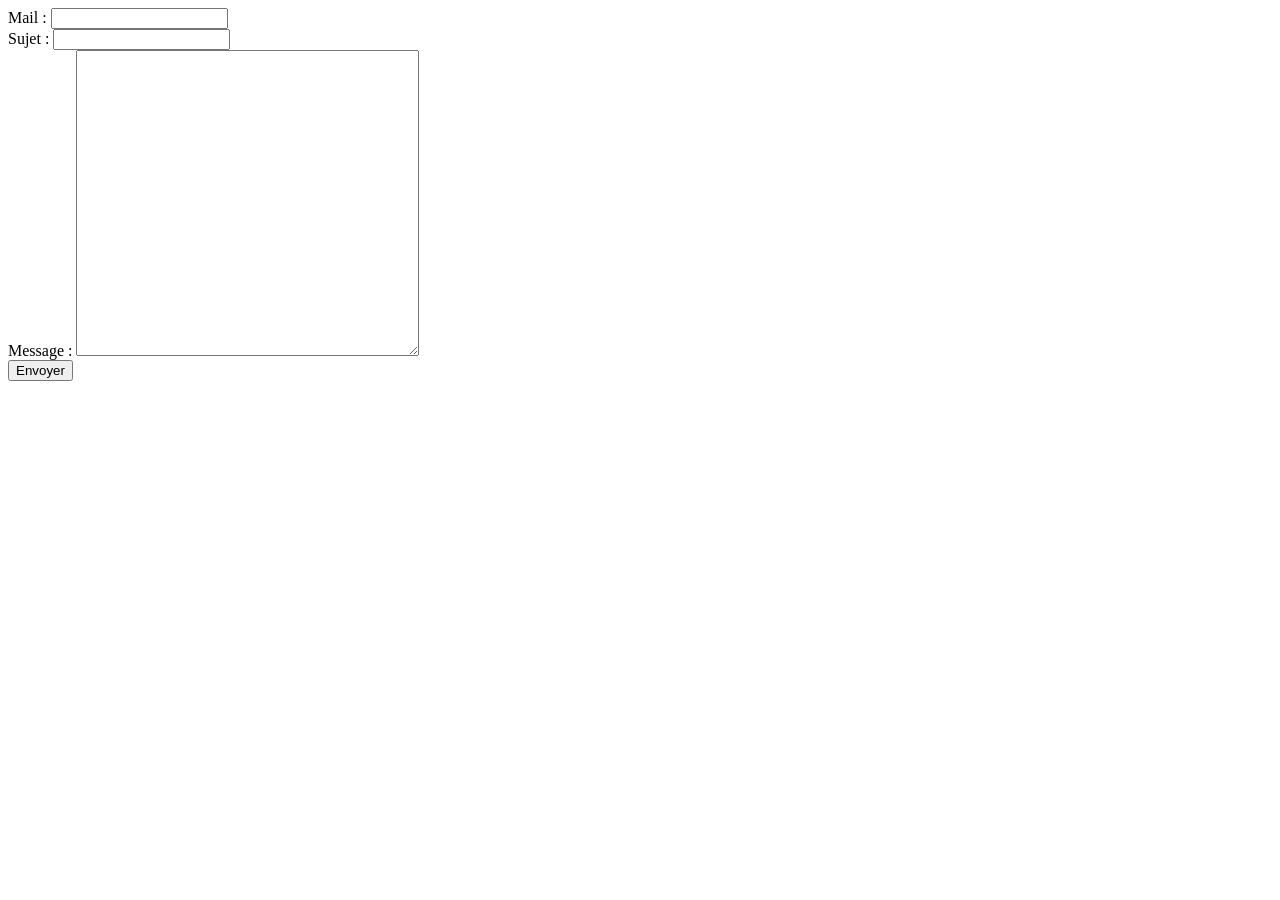
<file: contact/contact.html>
<!DOCTYPE html>
<html>
<head>
	<meta charset="utf-8">
	<meta name="viewport" content="width=device-width, initial-scale=1">
	<title>Conctact | DEVREAL </title>
</head>
<body>
		<main class="conctact-container">
			<form action="contact.php" method="post">Mail :
				<input type="text" name="mail"><br>Sujet :
				<input type="text" name="sujet"><br>Message :
				<textarea name="message" cols="40" rows="20">
					
				</textarea><br>
				<input type="submit" name="envoyer" value="Envoyer">
			</form>			

		</main>

</body>
</html>
</file>
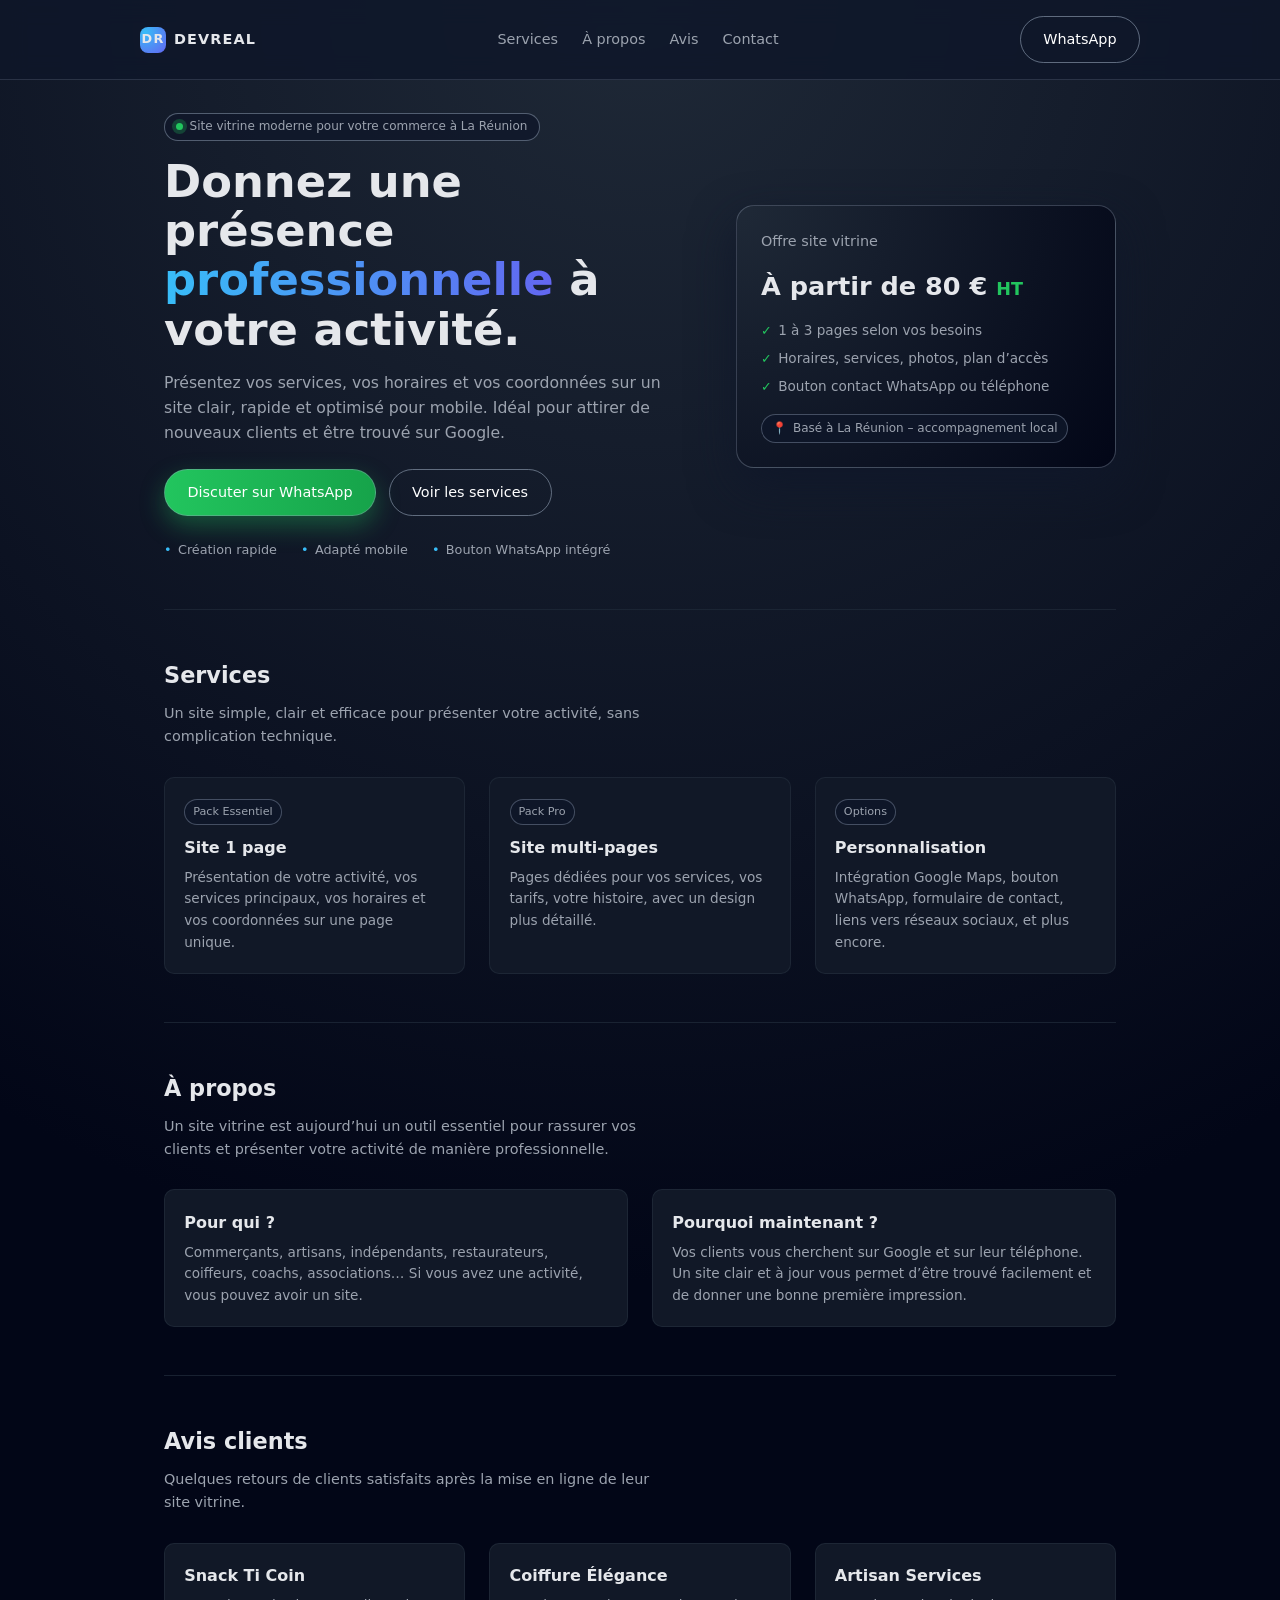
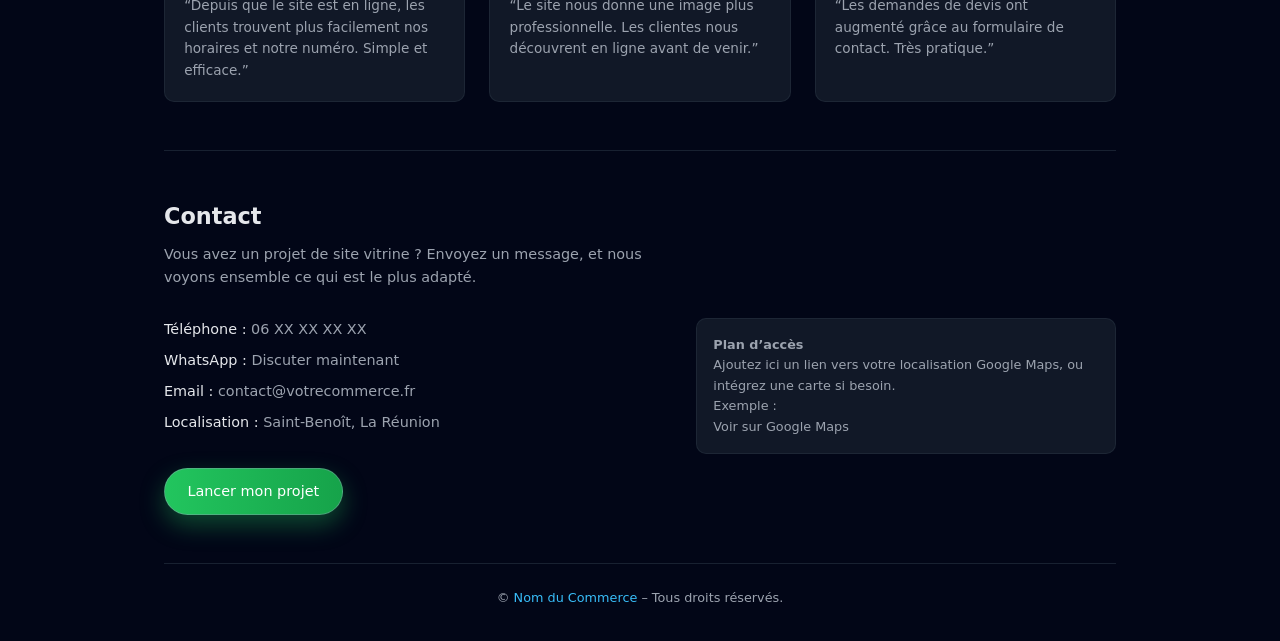
<file: devreal/devreal.html>
<!DOCTYPE html>
<html lang="fr">
<head>
  <meta charset="UTF-8">
  <title>Nom du Commerce – Site Vitrine</title>
  <meta name="viewport" content="width=device-width, initial-scale=1">
  <meta name="description" content="Donnez une présence professionnelle à votre activité.
Présentez vos services, vos horaires et vos coordonnées sur un site clair, rapide et optimisé pour mobile. Idéal pour attirer de nouveaux clients et être trouvé sur Google.">
  <style>
    :root {
      --primary: #3B82F6;
      --primary-dark: #1D4ED8;
      --bg: #0f172a;
      --text: #e5e7eb;
      --muted: #9ca3af;
      --card: #111827;
      --accent: #22c55e;
      --max-width: 1000px;
      --radius: 10px;
    }

    * {
      box-sizing: border-box;
      margin: 0;
      padding: 0;
      font-family: system-ui, -apple-system, BlinkMacSystemFont, "Segoe UI", sans-serif;
    }

    body {
      background: radial-gradient(circle at top, #1f2937 0, #020617 55%);
      color: var(--text);
      line-height: 1.6;
    }

    a {
      color: inherit;
      text-decoration: none;
    }

    .container {
      max-width: var(--max-width);
      margin: 0 auto;
      padding: 0 1.5rem;
    }

    header {
      position: sticky;
      top: 0;
      z-index: 10;
      backdrop-filter: blur(12px);
      background: rgba(15, 23, 42, 0.85);
      border-bottom: 1px solid rgba(148, 163, 184, 0.2);
    }

    .nav {
      display: flex;
      align-items: center;
      justify-content: space-between;
      padding: 1rem 0;
    }

    .logo {
      font-weight: 700;
      letter-spacing: 0.08em;
      text-transform: uppercase;
      font-size: 0.9rem;
      display: flex;
      align-items: center;
      gap: 0.5rem;
    }

    .logo-mark {
      width: 26px;
      height: 26px;
      border-radius: 8px;
      background: radial-gradient(circle at 20% 20%, #38bdf8, #6366f1);
      display: flex;
      align-items: center;
      justify-content: center;
      font-size: 0.8rem;
    }

    .nav-links {
      display: flex;
      gap: 1.5rem;
      font-size: 0.9rem;
    }

    .nav-links a {
      color: var(--muted);
      position: relative;
    }

    .nav-links a::after {
      content: "";
      position: absolute;
      left: 0;
      bottom: -4px;
      width: 0;
      height: 2px;
      background: linear-gradient(to right, #38bdf8, #6366f1);
      transition: width 0.2s ease;
    }

    .nav-links a:hover {
      color: var(--text);
    }

    .nav-links a:hover::after {
      width: 100%;
    }

    .btn {
      display: inline-flex;
      align-items: center;
      justify-content: center;
      padding: 0.7rem 1.4rem;
      border-radius: 999px;
      border: 1px solid rgba(148, 163, 184, 0.4);
      background: linear-gradient(to right, #22c55e, #16a34a);
      color: white;
      font-size: 0.9rem;
      font-weight: 500;
      cursor: pointer;
      box-shadow: 0 10px 25px rgba(34, 197, 94, 0.35);
      transition: transform 0.15s ease, box-shadow 0.15s ease, background 0.15s ease;
      gap: 0.4rem;
    }

    .btn:hover {
      transform: translateY(-1px);
      box-shadow: 0 16px 35px rgba(34, 197, 94, 0.45);
      background: linear-gradient(to right, #16a34a, #15803d);
    }

    .btn-outline {
      background: transparent;
      box-shadow: none;
      border-color: rgba(148, 163, 184, 0.6);
    }

    .btn-outline:hover {
      background: rgba(15, 23, 42, 0.9);
      box-shadow: 0 10px 25px rgba(15, 23, 42, 0.7);
    }

    main {
      padding: 2.5rem 0 3rem;
    }

    section {
      padding: 3rem 0;
      border-bottom: 1px solid rgba(31, 41, 55, 0.8);
    }

    .hero {
      display: grid;
      grid-template-columns: minmax(0, 1.4fr) minmax(0, 1fr);
      gap: 2.5rem;
      align-items: center;
      padding-top: 2rem;
    }

    .badge {
      display: inline-flex;
      align-items: center;
      gap: 0.4rem;
      padding: 0.2rem 0.7rem;
      border-radius: 999px;
      border: 1px solid rgba(148, 163, 184, 0.5);
      font-size: 0.75rem;
      color: var(--muted);
      margin-bottom: 1rem;
      background: rgba(15, 23, 42, 0.8);
    }

    .badge-dot {
      width: 7px;
      height: 7px;
      border-radius: 999px;
      background: #22c55e;
      box-shadow: 0 0 0 4px rgba(34, 197, 94, 0.25);
    }

    h1 {
      font-size: clamp(2.1rem, 4vw, 2.8rem);
      line-height: 1.1;
      margin-bottom: 1rem;
    }

    h1 span {
      background: linear-gradient(to right, #38bdf8, #6366f1);
      -webkit-background-clip: text;
      color: transparent;
    }

    .hero-subtitle {
      color: var(--muted);
      font-size: 0.98rem;
      max-width: 32rem;
      margin-bottom: 1.5rem;
    }

    .hero-actions {
      display: flex;
      flex-wrap: wrap;
      gap: 0.8rem;
      margin-bottom: 1.5rem;
    }

    .hero-meta {
      display: flex;
      flex-wrap: wrap;
      gap: 1.5rem;
      font-size: 0.8rem;
      color: var(--muted);
    }

    .hero-meta span {
      display: flex;
      align-items: center;
      gap: 0.4rem;
    }

    .hero-meta span::before {
      content: "•";
      color: #38bdf8;
    }

    .hero-card {
      background: radial-gradient(circle at top left, #1f2937, #020617);
      border-radius: 18px;
      padding: 1.5rem;
      border: 1px solid rgba(148, 163, 184, 0.35);
      box-shadow: 0 18px 45px rgba(15, 23, 42, 0.9);
    }

    .hero-card-title {
      font-size: 0.9rem;
      color: var(--muted);
      margin-bottom: 0.8rem;
    }

    .hero-card-main {
      font-size: 1.6rem;
      font-weight: 600;
      margin-bottom: 0.8rem;
    }

    .hero-card-main span {
      color: #22c55e;
      font-size: 1.1rem;
    }

    .hero-card-list {
      list-style: none;
      font-size: 0.85rem;
      color: var(--muted);
      margin-bottom: 1rem;
    }

    .hero-card-list li {
      display: flex;
      align-items: center;
      gap: 0.4rem;
      margin-bottom: 0.4rem;
    }

    .hero-card-list li::before {
      content: "✓";
      color: #22c55e;
      font-size: 0.8rem;
    }

    .pill {
      display: inline-flex;
      align-items: center;
      gap: 0.4rem;
      font-size: 0.75rem;
      padding: 0.25rem 0.6rem;
      border-radius: 999px;
      background: rgba(15, 23, 42, 0.9);
      border: 1px solid rgba(148, 163, 184, 0.4);
      color: var(--muted);
    }

    .section-title {
      font-size: 1.4rem;
      margin-bottom: 0.5rem;
    }

    .section-subtitle {
      color: var(--muted);
      font-size: 0.9rem;
      margin-bottom: 1.8rem;
      max-width: 32rem;
    }

    .grid {
      display: grid;
      gap: 1.5rem;
    }

    .grid-3 {
      grid-template-columns: repeat(3, minmax(0, 1fr));
    }

    .grid-2 {
      grid-template-columns: repeat(2, minmax(0, 1fr));
    }

    .card {
      background: var(--card);
      border-radius: var(--radius);
      padding: 1.2rem;
      border: 1px solid rgba(31, 41, 55, 0.9);
    }

    .card h3 {
      font-size: 1rem;
      margin-bottom: 0.4rem;
    }

    .card p {
      font-size: 0.85rem;
      color: var(--muted);
    }

    .tag {
      display: inline-flex;
      align-items: center;
      gap: 0.3rem;
      font-size: 0.7rem;
      padding: 0.2rem 0.5rem;
      border-radius: 999px;
      background: rgba(15, 23, 42, 0.9);
      border: 1px solid rgba(148, 163, 184, 0.4);
      color: var(--muted);
      margin-bottom: 0.6rem;
    }

    .contact-grid {
      display: grid;
      grid-template-columns: minmax(0, 1.2fr) minmax(0, 1fr);
      gap: 1.8rem;
      align-items: flex-start;
    }

    .contact-list {
      list-style: none;
      font-size: 0.9rem;
      color: var(--muted);
    }

    .contact-list li {
      margin-bottom: 0.5rem;
    }

    .contact-list strong {
      color: var(--text);
      font-weight: 500;
    }

    .map-card {
      background: var(--card);
      border-radius: var(--radius);
      padding: 1rem;
      border: 1px solid rgba(31, 41, 55, 0.9);
      font-size: 0.8rem;
      color: var(--muted);
    }

    footer {
      padding: 1.5rem 0 2rem;
      font-size: 0.8rem;
      color: var(--muted);
      text-align: center;
    }

    footer span {
      color: #38bdf8;
    }

    @media (max-width: 800px) {
      .hero {
        grid-template-columns: minmax(0, 1fr);
      }

      .contact-grid,
      .grid-3,
      .grid-2 {
        grid-template-columns: minmax(0, 1fr);
      }

      .nav-links {
        display: none;
      }

      main {
        padding-top: 1.5rem;
      }
    }
  </style>
</head>
<body>

<header>
  <div class="container nav">
    <div class="logo">
      <div class="logo-mark">DR</div>
      <span>DEVREAL</span>
    </div>
    <nav class="nav-links">
      <a href="#services">Services</a>
      <a href="#apropos">À propos</a>
      <a href="#avis">Avis</a>
      <a href="#contact">Contact</a>
    </nav>
    <a href="https://wa.me/262693813686" class="btn-outline btn" target="_blank" rel="noopener">
      WhatsApp
    </a>
  </div>
</header>

<main class="container">
  <!-- HERO -->
  <section class="hero" id="accueil">
    <div>
      <div class="badge">
        <span class="badge-dot"></span>
        Site vitrine moderne pour votre commerce à La Réunion
      </div>
      <h1>
        Donnez une présence <span>professionnelle</span> à votre activité.
      </h1>
      <p class="hero-subtitle">
        Présentez vos services, vos horaires et vos coordonnées sur un site clair, rapide et optimisé pour mobile.
        Idéal pour attirer de nouveaux clients et être trouvé sur Google.
      </p>
      <div class="hero-actions">
        <a href="https://wa.me/262XXXXXXXXX" class="btn" target="_blank" rel="noopener">
          Discuter sur WhatsApp
        </a>
        <a href="#services" class="btn btn-outline">
          Voir les services
        </a>
      </div>
      <div class="hero-meta">
        <span>Création rapide</span>
        <span>Adapté mobile</span>
        <span>Bouton WhatsApp intégré</span>
      </div>
    </div>

    <aside class="hero-card">
      <div class="hero-card-title">Offre site vitrine</div>
      <div class="hero-card-main">
        À partir de 80 € <span>HT</span>
      </div>
      <ul class="hero-card-list">
        <li>1 à 3 pages selon vos besoins</li>
        <li>Horaires, services, photos, plan d’accès</li>
        <li>Bouton contact WhatsApp ou téléphone</li>
      </ul>
      <div class="pill">
        <span>📍</span> Basé à La Réunion – accompagnement local
      </div>
    </aside>
  </section>

  <!-- SERVICES -->
  <section id="services">
    <h2 class="section-title">Services</h2>
    <p class="section-subtitle">
      Un site simple, clair et efficace pour présenter votre activité, sans complication technique.
    </p>

    <div class="grid grid-3">
      <div class="card">
        <div class="tag">Pack Essentiel</div>
        <h3>Site 1 page</h3>
        <p>
          Présentation de votre activité, vos services principaux, vos horaires et vos coordonnées sur une page unique.
        </p>
      </div>
      <div class="card">
        <div class="tag">Pack Pro</div>
        <h3>Site multi-pages</h3>
        <p>
          Pages dédiées pour vos services, vos tarifs, votre histoire, avec un design plus détaillé.
        </p>
      </div>
      <div class="card">
        <div class="tag">Options</div>
        <h3>Personnalisation</h3>
        <p>
          Intégration Google Maps, bouton WhatsApp, formulaire de contact, liens vers réseaux sociaux, et plus encore.
        </p>
      </div>
    </div>
  </section>

  <!-- A PROPOS -->
  <section id="apropos">
    <h2 class="section-title">À propos</h2>
    <p class="section-subtitle">
      Un site vitrine est aujourd’hui un outil essentiel pour rassurer vos clients et présenter votre activité
      de manière professionnelle.
    </p>

    <div class="grid grid-2">
      <div class="card">
        <h3>Pour qui ?</h3>
        <p>
          Commerçants, artisans, indépendants, restaurateurs, coiffeurs, coachs, associations…  
          Si vous avez une activité, vous pouvez avoir un site.
        </p>
      </div>
      <div class="card">
        <h3>Pourquoi maintenant ?</h3>
        <p>
          Vos clients vous cherchent sur Google et sur leur téléphone. Un site clair et à jour vous permet
          d’être trouvé facilement et de donner une bonne première impression.
        </p>
      </div>
    </div>
  </section>

  <!-- AVIS -->
  <section id="avis">
    <h2 class="section-title">Avis clients</h2>
    <p class="section-subtitle">
      Quelques retours de clients satisfaits après la mise en ligne de leur site vitrine.
    </p>

    <div class="grid grid-3">
      <div class="card">
        <h3>Snack Ti Coin</h3>
        <p>
          “Depuis que le site est en ligne, les clients trouvent plus facilement nos horaires et notre numéro.
          Simple et efficace.”
        </p>
      </div>
      <div class="card">
        <h3>Coiffure Élégance</h3>
        <p>
          “Le site nous donne une image plus professionnelle. Les clientes nous découvrent en ligne avant de venir.”
        </p>
      </div>
      <div class="card">
        <h3>Artisan Services</h3>
        <p>
          “Les demandes de devis ont augmenté grâce au formulaire de contact. Très pratique.”
        </p>
      </div>
    </div>
  </section>

  <!-- CONTACT -->
  <section id="contact">
    <h2 class="section-title">Contact</h2>
    <p class="section-subtitle">
      Vous avez un projet de site vitrine ? Envoyez un message, et nous voyons ensemble ce qui est le plus adapté.
    </p>

    <div class="contact-grid">
      <div>
        <ul class="contact-list">
          <li><strong>Téléphone :</strong> 06 XX XX XX XX</li>
          <li><strong>WhatsApp :</strong> <a href="https://wa.me/262XXXXXXXXX" target="_blank" rel="noopener">Discuter maintenant</a></li>
          <li><strong>Email :</strong> contact@votrecommerce.fr</li>
          <li><strong>Localisation :</strong> Saint-Benoît, La Réunion</li>
        </ul>
        <br>
        <a href="https://wa.me/262XXXXXXXXX" class="btn" target="_blank" rel="noopener">
          Lancer mon projet
        </a>
      </div>

      <div class="map-card">
        <strong>Plan d’accès</strong>
        <p>
          Ajoutez ici un lien vers votre localisation Google Maps, ou intégrez une carte si besoin.
        </p>
        <p>
          Exemple : <br>
          <a href="https://maps.google.com" target="_blank" rel="noopener">Voir sur Google Maps</a>
        </p>
      </div>
    </div>
  </section>
</main>

<footer>
  © <span>Nom du Commerce</span> – Tous droits réservés.
</footer>

<script>
  // Scroll fluide pour les liens du menu
  document.querySelectorAll('a[href^="#"]').forEach(link => {
    link.addEventListener('click', e => {
      const targetId = link.getAttribute('href').slice(1);
      const target = document.getElementById(targetId);
      if (target) {
        e.preventDefault();
        window.scrollTo({
          top: target.offsetTop - 70,
          behavior: 'smooth'
        });
      }
    });
  });
</script>

</body>
</html>
</file>
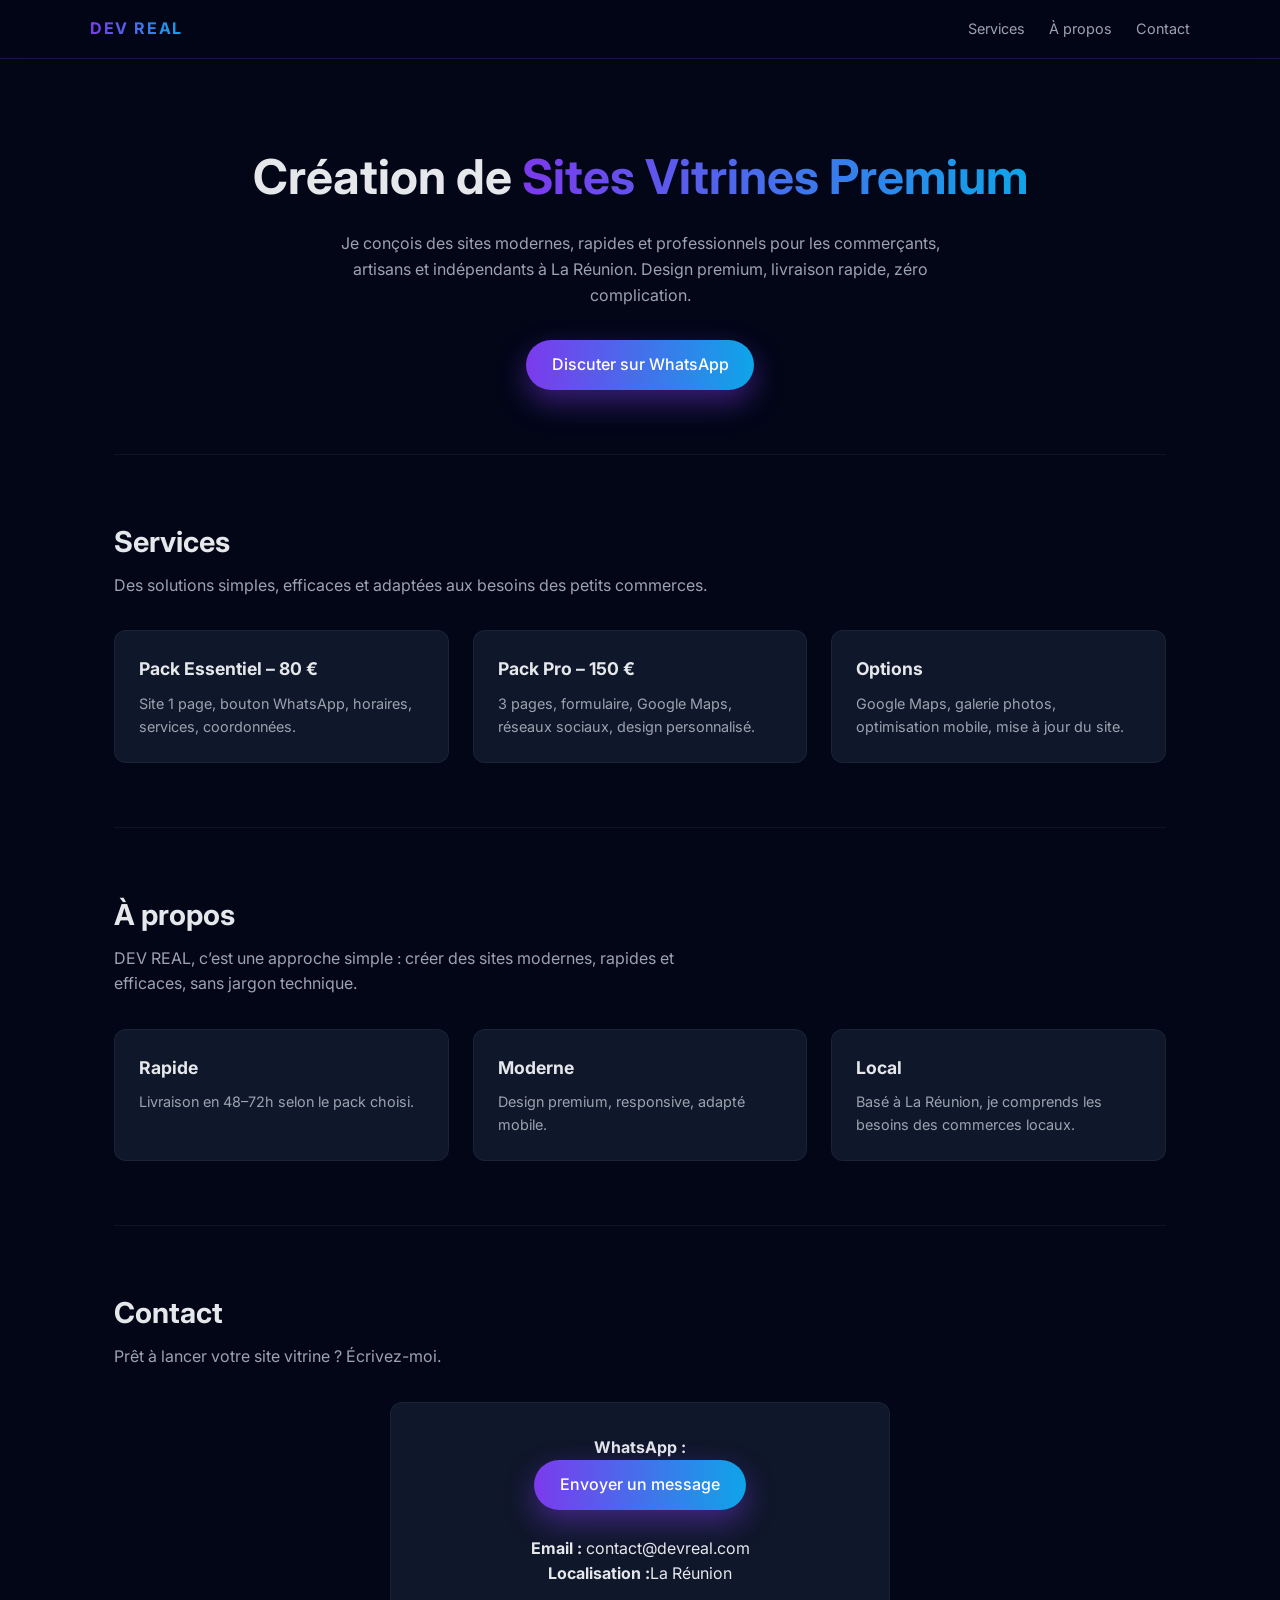
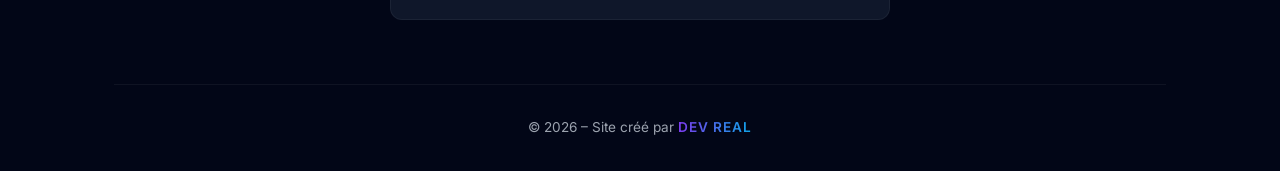
<file: devreal/devreal1.html>
<!DOCTYPE html>
<html lang="fr">
<head>
  <meta charset="UTF-8">
  <title>DEV REAL – Création de Sites Vitrines Premium</title>
  <meta name="viewport" content="width=device-width, initial-scale=1">

  <!-- Typo -->
  <link href="https://fonts.googleapis.com/css2?family=Inter:wght@300;400;500;600;700&display=swap" rel="stylesheet">

  <style>
    :root {
      --bg: #020617;
      --bg-soft: #0f172a;
      --text: #e5e7eb;
      --muted: #9ca3af;
      --primary: #7c3aed;
      --primary-dark: #5b21b6;
      --accent: #0ea5e9;
      --success: #22c55e;
    }

    * {
      margin: 0;
      padding: 0;
      box-sizing: border-box;
      font-family: 'Inter', sans-serif;
    }

    body {
      background: var(--bg);
      color: var(--text);
      line-height: 1.6;
    }

    a { text-decoration: none; color: inherit; }

    .container {
      max-width: 1100px;
      margin: 0 auto;
      padding: 0 1.5rem;
    }

    /* HEADER */
    header {
      position: sticky;
      top: 0;
      backdrop-filter: blur(14px);
      background: rgba(2, 6, 23, 0.75);
      border-bottom: 1px solid rgba(124, 58, 237, 0.25);
      z-index: 10;
    }

    .nav {
      display: flex;
      justify-content: space-between;
      align-items: center;
      padding: 1rem 0;
    }

    .logo {
      font-weight: 700;
      font-size: 1rem;
      letter-spacing: 0.1em;
      text-transform: uppercase;
      background: linear-gradient(to right, var(--primary), var(--accent));
      -webkit-background-clip: text;
      color: transparent;
    }

    .nav-links {
      display: flex;
      gap: 1.5rem;
      font-size: 0.9rem;
    }

    .nav-links a {
      color: var(--muted);
      position: relative;
    }

    .nav-links a:hover {
      color: var(--text);
    }

    /* BUTTON */
    .btn-devr {
      padding: 0.75rem 1.6rem;
      border-radius: 999px;
      background: linear-gradient(to right, var(--primary), var(--accent));
      color: #fff;
      font-weight: 500;
      box-shadow: 0 12px 30px rgba(124, 58, 237, 0.45);
      transition: 0.15s ease;
      display: inline-flex;
      align-items: center;
      justify-content: center;
    }

    .btn-devr:hover {
      background: linear-gradient(to right, var(--accent), var(--primary));
      transform: translateY(-1px);
    }

    /* HERO */
    #hero {
      padding: 5rem 0 4rem;
      text-align: center;
    }

    #hero h1 {
      font-size: clamp(2.2rem, 5vw, 3rem);
      margin-bottom: 1rem;
      font-weight: 700;
    }

    #hero h1 span {
      background: linear-gradient(to right, var(--primary), var(--accent));
      -webkit-background-clip: text;
      color: transparent;
    }

    #hero p {
      max-width: 600px;
      margin: 0.5rem auto 2rem;
      color: var(--muted);
      font-size: 1rem;
    }

    /* SECTIONS */
    section {
      padding: 4rem 0;
      border-bottom: 1px solid rgba(255,255,255,0.05);
    }

    h2 {
      font-size: 1.8rem;
      margin-bottom: 0.5rem;
    }

    .subtitle {
      color: var(--muted);
      margin-bottom: 2rem;
      max-width: 600px;
    }

    /* GRID */
    .grid {
      display: grid;
      gap: 1.5rem;
    }

    .grid-3 {
      grid-template-columns: repeat(auto-fit, minmax(250px, 1fr));
    }

    .card {
      background: var(--bg-soft);
      padding: 1.5rem;
      border-radius: 12px;
      border: 1px solid rgba(255,255,255,0.05);
    }

    .card h3 {
      margin-bottom: 0.5rem;
      font-size: 1.1rem;
    }

    .card p {
      color: var(--muted);
      font-size: 0.9rem;
    }

    /* CONTACT */
    .contact-box {
      background: var(--bg-soft);
      padding: 2rem;
      border-radius: 12px;
      border: 1px solid rgba(255,255,255,0.05);
      max-width: 500px;
      margin: 0 auto;
      text-align: center;
    }

    footer {
      text-align: center;
      padding: 2rem 0;
      color: var(--muted);
      font-size: 0.85rem;
    }

    .devr-sign {
      background: linear-gradient(to right, var(--primary), var(--accent));
      -webkit-background-clip: text;
      color: transparent;
      font-weight: 600;
      letter-spacing: 0.08em;
    }
  </style>
</head>

<body>

<header>
  <div class="container nav">
    <div class="logo">DEV REAL</div>
    <nav class="nav-links">
      <a href="#services">Services</a>
      <a href="#apropos">À propos</a>
      <a href="#contact">Contact</a>
    </nav>
  </div>
</header>

<main class="container">

  <!-- HERO -->
  <section id="hero">
    <h1>Création de <span>Sites Vitrines Premium</span></h1>
    <p>Je conçois des sites modernes, rapides et professionnels pour les commerçants, artisans et indépendants à La Réunion. Design premium, livraison rapide, zéro complication.</p>
    <a href="https://wa.me/262XXXXXXXXX" class="btn-devr">Discuter sur WhatsApp</a>
  </section>

  <!-- SERVICES -->
  <section id="services">
    <h2>Services</h2>
    <p class="subtitle">Des solutions simples, efficaces et adaptées aux besoins des petits commerces.</p>

    <div class="grid grid-3">
      <div class="card">
        <h3>Pack Essentiel – 80 €</h3>
        <p>Site 1 page, bouton WhatsApp, horaires, services, coordonnées.</p>
      </div>

      <div class="card">
        <h3>Pack Pro – 150 €</h3>
        <p>3 pages, formulaire, Google Maps, réseaux sociaux, design personnalisé.</p>
      </div>

      <div class="card">
        <h3>Options</h3>
        <p>Google Maps, galerie photos, optimisation mobile, mise à jour du site.</p>
      </div>
    </div>
  </section>

  <!-- A PROPOS -->
  <section id="apropos">
    <h2>À propos</h2>
    <p class="subtitle">DEV REAL, c’est une approche simple : créer des sites modernes, rapides et efficaces, sans jargon technique.</p>

    <div class="grid grid-3">
      <div class="card">
        <h3>Rapide</h3>
        <p>Livraison en 48–72h selon le pack choisi.</p>
      </div>

      <div class="card">
        <h3>Moderne</h3>
        <p>Design premium, responsive, adapté mobile.</p>
      </div>

      <div class="card">
        <h3>Local</h3>
        <p>Basé à La Réunion, je comprends les besoins des commerces locaux.</p>
      </div>
    </div>
  </section>

  <!-- CONTACT -->
  <section id="contact">
    <h2>Contact</h2>
    <p class="subtitle">Prêt à lancer votre site vitrine ? Écrivez-moi.</p>

    <div class="contact-box">
      <p><strong>WhatsApp :</strong></p>
      <p><a href="https://wa.me/262XXXXXXXXX" class="btn-devr">Envoyer un message</a></p>
      <br>
      <p><strong>Email :</strong> contact@devreal.com</p>
      <p><strong>Localisation :</strong>La Réunion</p>
    </div>
  </section>

</main>

<footer>
  © 2026 – Site créé par <span class="devr-sign">DEV REAL</span>
</footer>

</body>
</html>
</file>
